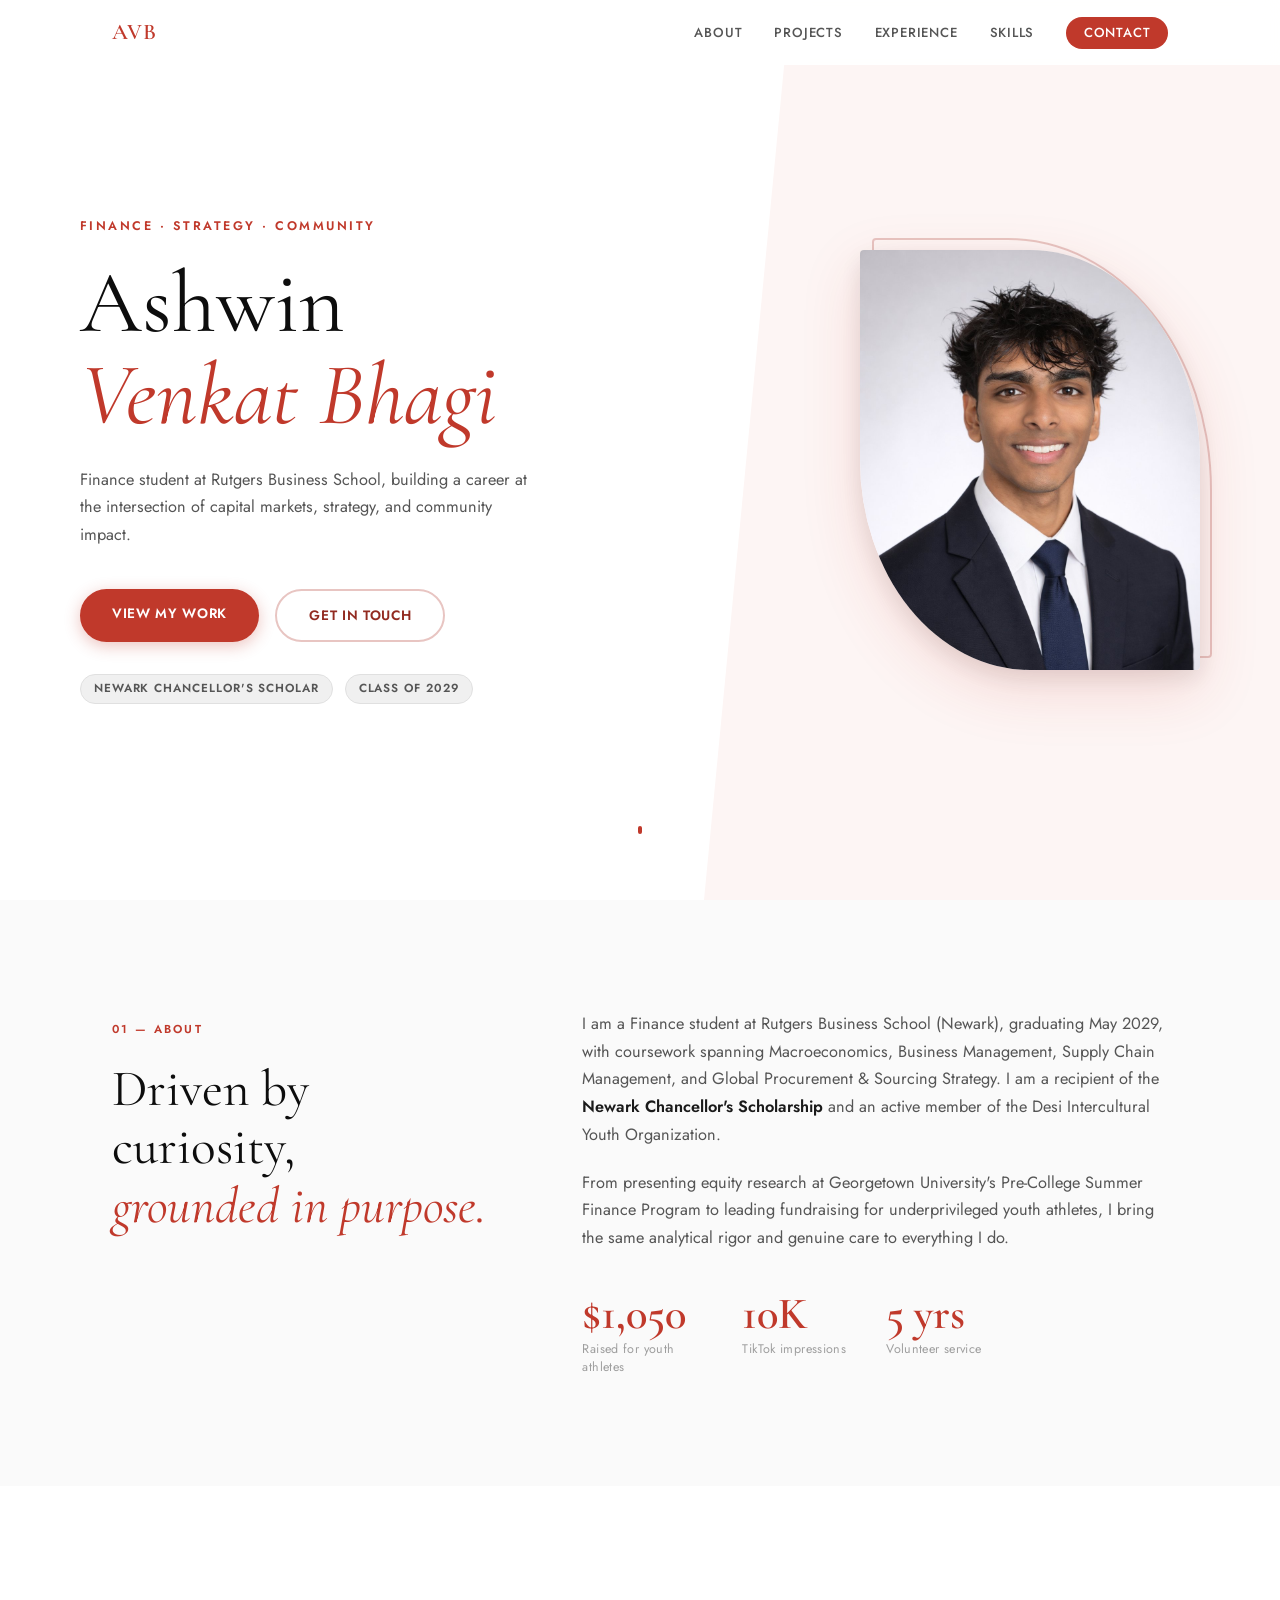
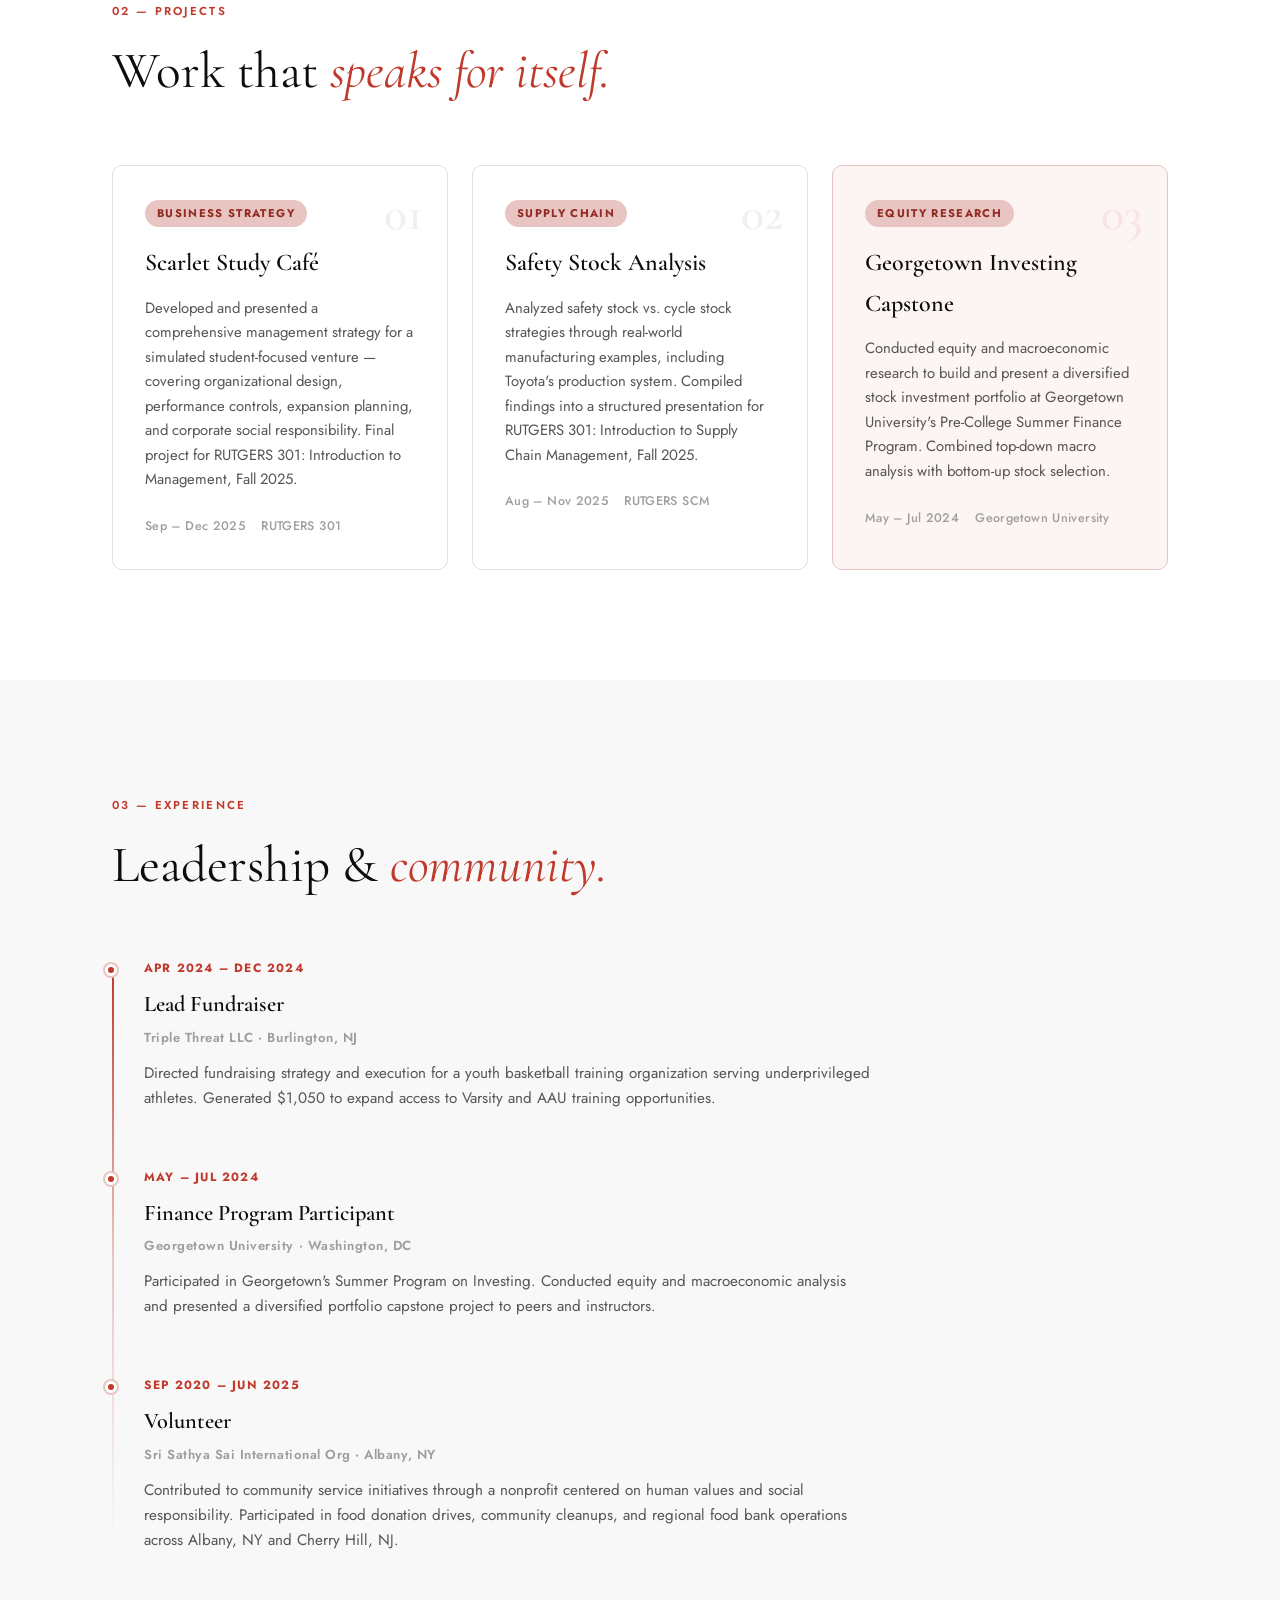
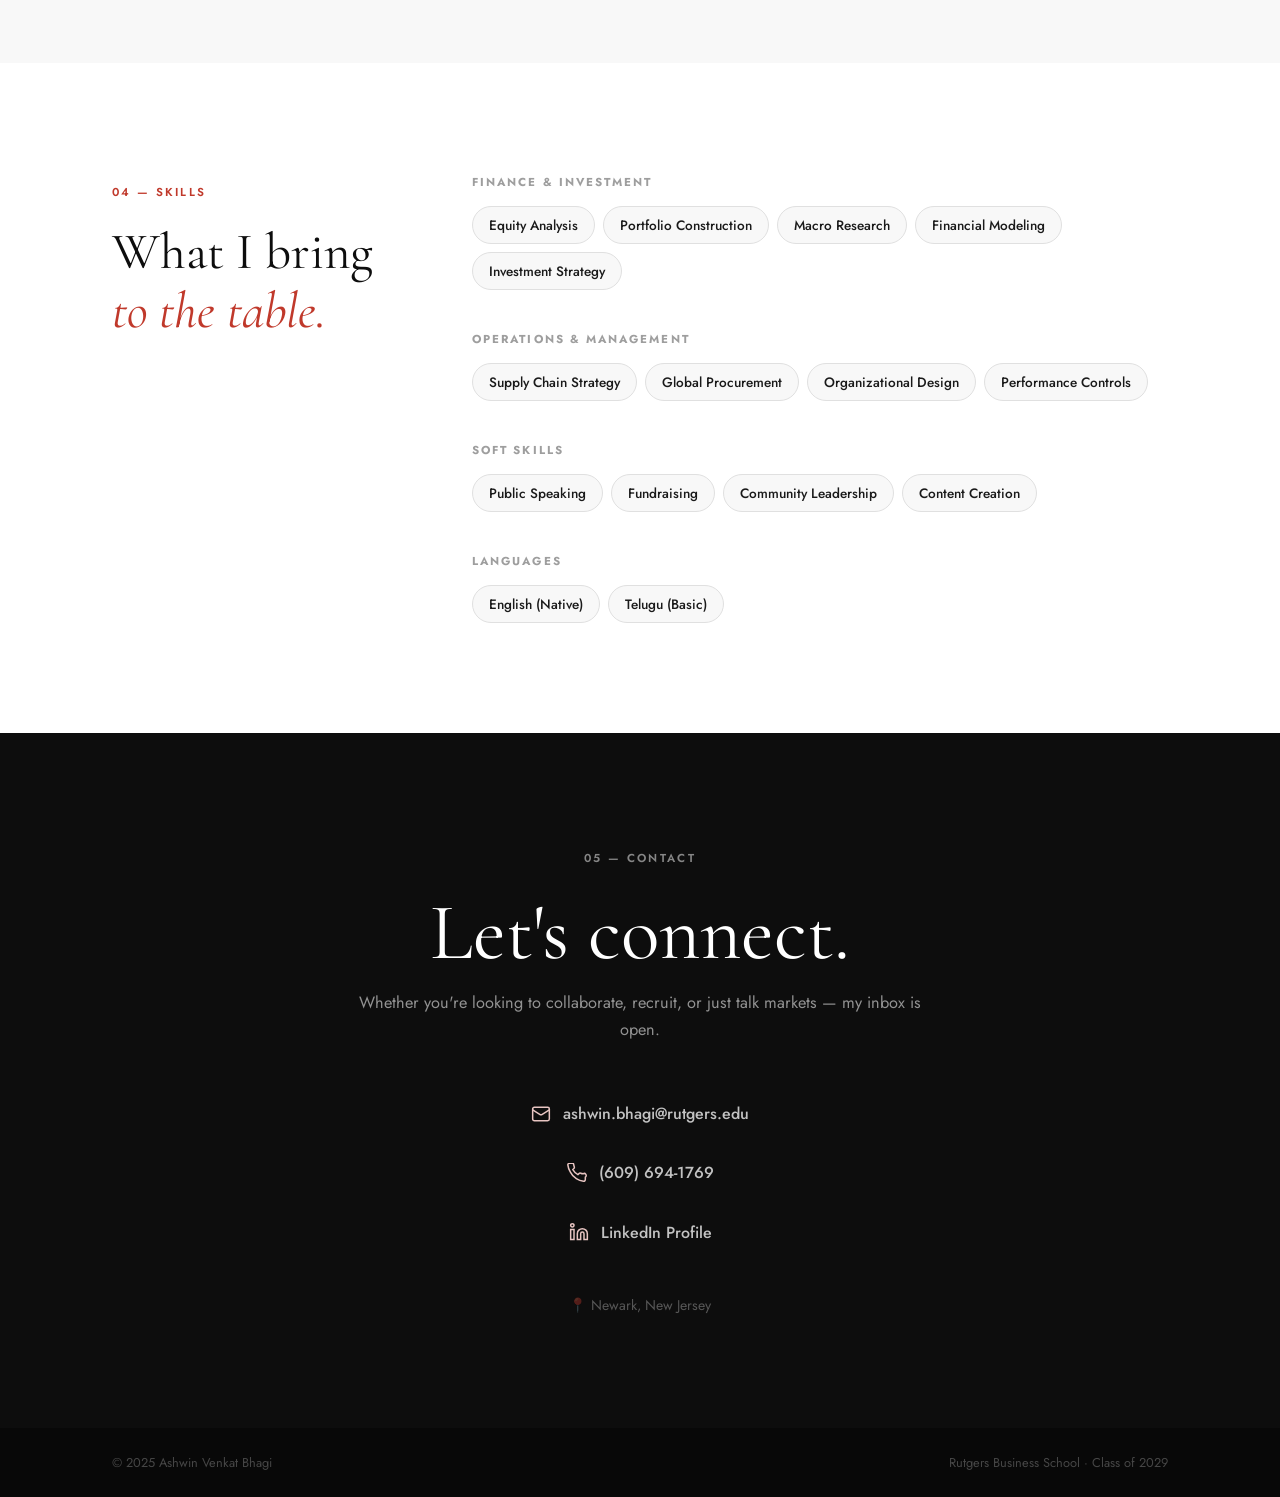
<file: index.html>
<!DOCTYPE html>
<html lang="en">
<head>
  <meta charset="UTF-8" />
  <meta name="viewport" content="width=device-width, initial-scale=1.0" />
  <title>Ashwin Venkat Bhagi — Finance & Strategy</title>
  <link rel="stylesheet" href="styles.css" />
  <link href="https://fonts.googleapis.com/css2?family=Cormorant+Garamond:ital,wght@0,400;0,600;1,400;1,600&family=Jost:wght@300;400;500;600&display=swap" rel="stylesheet" />
</head>
<body>

  <!-- NAVBAR -->
  <nav id="navbar">
    <div class="nav-inner">
      <a href="#hero" class="nav-logo">AVB</a>
      <ul class="nav-links">
        <li><a href="#about">About</a></li>
        <li><a href="#projects">Projects</a></li>
        <li><a href="#experience">Experience</a></li>
        <li><a href="#skills">Skills</a></li>
        <li><a href="#contact" class="nav-cta">Contact</a></li>
      </ul>
      <button class="hamburger" id="hamburger" aria-label="Toggle navigation">
        <span></span><span></span><span></span>
      </button>
    </div>
    <div class="mobile-menu" id="mobile-menu">
      <a href="#about">About</a>
      <a href="#projects">Projects</a>
      <a href="#experience">Experience</a>
      <a href="#skills">Skills</a>
      <a href="#contact">Contact</a>
    </div>
  </nav>

  <!-- HERO -->
  <section id="hero">
    <div class="hero-inner">
      <div class="hero-text">
        <p class="hero-eyebrow">Finance · Strategy · Community</p>
        <h1>
          Ashwin<br>
          <em>Venkat Bhagi</em>
        </h1>
        <p class="hero-sub">
          Finance student at Rutgers Business School, building a career at the intersection of capital markets, strategy, and community impact.
        </p>
        <div class="hero-ctas">
          <a href="#projects" class="btn-primary">View My Work</a>
          <a href="#contact" class="btn-ghost">Get In Touch</a>
        </div>
        <div class="hero-badges">
          <span>Newark Chancellor's Scholar</span>
          <span>Class of 2029</span>
        </div>
      </div>
      <div class="hero-photo-wrap">
        <div class="photo-accent"></div>
        <img
          src="[data-uri]"
          alt="Ashwin Venkat Bhagi"
          class="hero-photo"
          loading="eager"
          fetchpriority="high"
        />
      </div>
    </div>
    <div class="hero-scroll">
      <div class="scroll-dot"></div>
    </div>
  </section>

  <!-- ABOUT -->
  <section id="about">
    <div class="container">
      <div class="about-grid">
        <div class="about-left">
          <span class="eyebrow">01 — About</span>
          <h2>Driven by curiosity,<br><em>grounded in purpose.</em></h2>
        </div>
        <div class="about-right">
          <p>I am a Finance student at Rutgers Business School (Newark), graduating May 2029, with coursework spanning Macroeconomics, Business Management, Supply Chain Management, and Global Procurement &amp; Sourcing Strategy. I am a recipient of the <strong>Newark Chancellor's Scholarship</strong> and an active member of the Desi Intercultural Youth Organization.</p>
          <p>From presenting equity research at Georgetown University's Pre-College Summer Finance Program to leading fundraising for underprivileged youth athletes, I bring the same analytical rigor and genuine care to everything I do.</p>
          <div class="about-stats">
            <div class="stat">
              <span class="stat-num">$1,050</span>
              <span class="stat-label">Raised for youth athletes</span>
            </div>
            <div class="stat">
              <span class="stat-num">10K</span>
              <span class="stat-label">TikTok impressions</span>
            </div>
            <div class="stat">
              <span class="stat-num">5 yrs</span>
              <span class="stat-label">Volunteer service</span>
            </div>
          </div>
        </div>
      </div>
    </div>
  </section>

  <!-- PROJECTS -->
  <section id="projects">
    <div class="container">
      <div class="section-header">
        <span class="eyebrow">02 — Projects</span>
        <h2>Work that <em>speaks for itself.</em></h2>
      </div>
      <div class="projects-grid">

        <div class="project-card">
          <div class="project-tag">Business Strategy</div>
          <span class="project-num">01</span>
          <h3>Scarlet Study Café</h3>
          <p>Developed and presented a comprehensive management strategy for a simulated student-focused venture — covering organizational design, performance controls, expansion planning, and corporate social responsibility. Final project for RUTGERS 301: Introduction to Management, Fall 2025.</p>
          <div class="project-meta">
            <span>Sep – Dec 2025</span>
            <span>RUTGERS 301</span>
          </div>
        </div>

        <div class="project-card">
          <div class="project-tag">Supply Chain</div>
          <span class="project-num">02</span>
          <h3>Safety Stock Analysis</h3>
          <p>Analyzed safety stock vs. cycle stock strategies through real-world manufacturing examples, including Toyota's production system. Compiled findings into a structured presentation for RUTGERS 301: Introduction to Supply Chain Management, Fall 2025.</p>
          <div class="project-meta">
            <span>Aug – Nov 2025</span>
            <span>RUTGERS SCM</span>
          </div>
        </div>

        <div class="project-card featured-card">
          <div class="project-tag">Equity Research</div>
          <span class="project-num">03</span>
          <h3>Georgetown Investing Capstone</h3>
          <p>Conducted equity and macroeconomic research to build and present a diversified stock investment portfolio at Georgetown University's Pre-College Summer Finance Program. Combined top-down macro analysis with bottom-up stock selection.</p>
          <div class="project-meta">
            <span>May – Jul 2024</span>
            <span>Georgetown University</span>
          </div>
        </div>

      </div>
    </div>
  </section>

  <!-- EXPERIENCE -->
  <section id="experience">
    <div class="container">
      <div class="section-header">
        <span class="eyebrow">03 — Experience</span>
        <h2>Leadership &amp; <em>community.</em></h2>
      </div>
      <div class="timeline">

        <div class="tl-item">
          <div class="tl-dot"></div>
          <div class="tl-date">Apr 2024 – Dec 2024</div>
          <div class="tl-body">
            <h3>Lead Fundraiser</h3>
            <span class="tl-org">Triple Threat LLC · Burlington, NJ</span>
            <p>Directed fundraising strategy and execution for a youth basketball training organization serving underprivileged athletes. Generated $1,050 to expand access to Varsity and AAU training opportunities.</p>
          </div>
        </div>

        <div class="tl-item">
          <div class="tl-dot"></div>
          <div class="tl-date">May – Jul 2024</div>
          <div class="tl-body">
            <h3>Finance Program Participant</h3>
            <span class="tl-org">Georgetown University · Washington, DC</span>
            <p>Participated in Georgetown's Summer Program on Investing. Conducted equity and macroeconomic analysis and presented a diversified portfolio capstone project to peers and instructors.</p>
          </div>
        </div>

        <div class="tl-item">
          <div class="tl-dot"></div>
          <div class="tl-date">Sep 2020 – Jun 2025</div>
          <div class="tl-body">
            <h3>Volunteer</h3>
            <span class="tl-org">Sri Sathya Sai International Org · Albany, NY</span>
            <p>Contributed to community service initiatives through a nonprofit centered on human values and social responsibility. Participated in food donation drives, community cleanups, and regional food bank operations across Albany, NY and Cherry Hill, NJ.</p>
          </div>
        </div>

      </div>
    </div>
  </section>

  <!-- SKILLS -->
  <section id="skills">
    <div class="container">
      <div class="skills-wrap">
        <div class="skills-left">
          <span class="eyebrow">04 — Skills</span>
          <h2>What I bring<br><em>to the table.</em></h2>
        </div>
        <div class="skills-right">
          <div class="skill-group">
            <h4>Finance &amp; Investment</h4>
            <div class="pills">
              <span>Equity Analysis</span>
              <span>Portfolio Construction</span>
              <span>Macro Research</span>
              <span>Financial Modeling</span>
              <span>Investment Strategy</span>
            </div>
          </div>
          <div class="skill-group">
            <h4>Operations &amp; Management</h4>
            <div class="pills">
              <span>Supply Chain Strategy</span>
              <span>Global Procurement</span>
              <span>Organizational Design</span>
              <span>Performance Controls</span>
            </div>
          </div>
          <div class="skill-group">
            <h4>Soft Skills</h4>
            <div class="pills">
              <span>Public Speaking</span>
              <span>Fundraising</span>
              <span>Community Leadership</span>
              <span>Content Creation</span>
            </div>
          </div>
          <div class="skill-group">
            <h4>Languages</h4>
            <div class="pills">
              <span>English (Native)</span>
              <span>Telugu (Basic)</span>
            </div>
          </div>
        </div>
      </div>
    </div>
  </section>

  <!-- CONTACT -->
  <section id="contact">
    <div class="container contact-inner">
      <span class="eyebrow light">05 — Contact</span>
      <h2 class="contact-heading">Let's connect.</h2>
      <p class="contact-sub">Whether you're looking to collaborate, recruit, or just talk markets — my inbox is open.</p>
      <div class="contact-links">
        <a href="mailto:ashwin.bhagi@rutgers.edu" class="contact-link">
          <svg xmlns="http://www.w3.org/2000/svg" viewBox="0 0 24 24" fill="none" stroke="currentColor" stroke-width="1.8"><rect x="2" y="4" width="20" height="16" rx="2"/><path d="m22 7-8.97 5.7a1.94 1.94 0 0 1-2.06 0L2 7"/></svg>
          ashwin.bhagi@rutgers.edu
        </a>
        <a href="tel:6096941769" class="contact-link">
          <svg xmlns="http://www.w3.org/2000/svg" viewBox="0 0 24 24" fill="none" stroke="currentColor" stroke-width="1.8"><path d="M22 16.92v3a2 2 0 0 1-2.18 2 19.79 19.79 0 0 1-8.63-3.07A19.5 19.5 0 0 1 4.07 11a19.79 19.79 0 0 1-3.07-8.67A2 2 0 0 1 3 .18L6 0a2 2 0 0 1 2 1.72c.127.96.361 1.903.7 2.81a2 2 0 0 1-.45 2.11L7 7.91a16 16 0 0 0 6.09 6.09l1.27-1.27a2 2 0 0 1 2.11-.45c.907.339 1.85.573 2.81.7A2 2 0 0 1 22 16.92z"/></svg>
          (609) 694-1769
        </a>
        <a href="https://www.linkedin.com/feed/" target="_blank" rel="noopener" class="contact-link">
          <svg xmlns="http://www.w3.org/2000/svg" viewBox="0 0 24 24" fill="none" stroke="currentColor" stroke-width="1.8"><path d="M16 8a6 6 0 0 1 6 6v7h-4v-7a2 2 0 0 0-2-2 2 2 0 0 0-2 2v7h-4v-7a6 6 0 0 1 6-6z"/><rect x="2" y="9" width="4" height="12"/><circle cx="4" cy="4" r="2"/></svg>
          LinkedIn Profile
        </a>
      </div>
      <p class="contact-location">📍 Newark, New Jersey</p>
    </div>
  </section>

  <footer>
    <div class="container footer-inner">
      <span>© 2025 Ashwin Venkat Bhagi</span>
      <span>Rutgers Business School · Class of 2029</span>
    </div>
  </footer>

  <script src="main.js"></script>
</body>
</html>
</file>
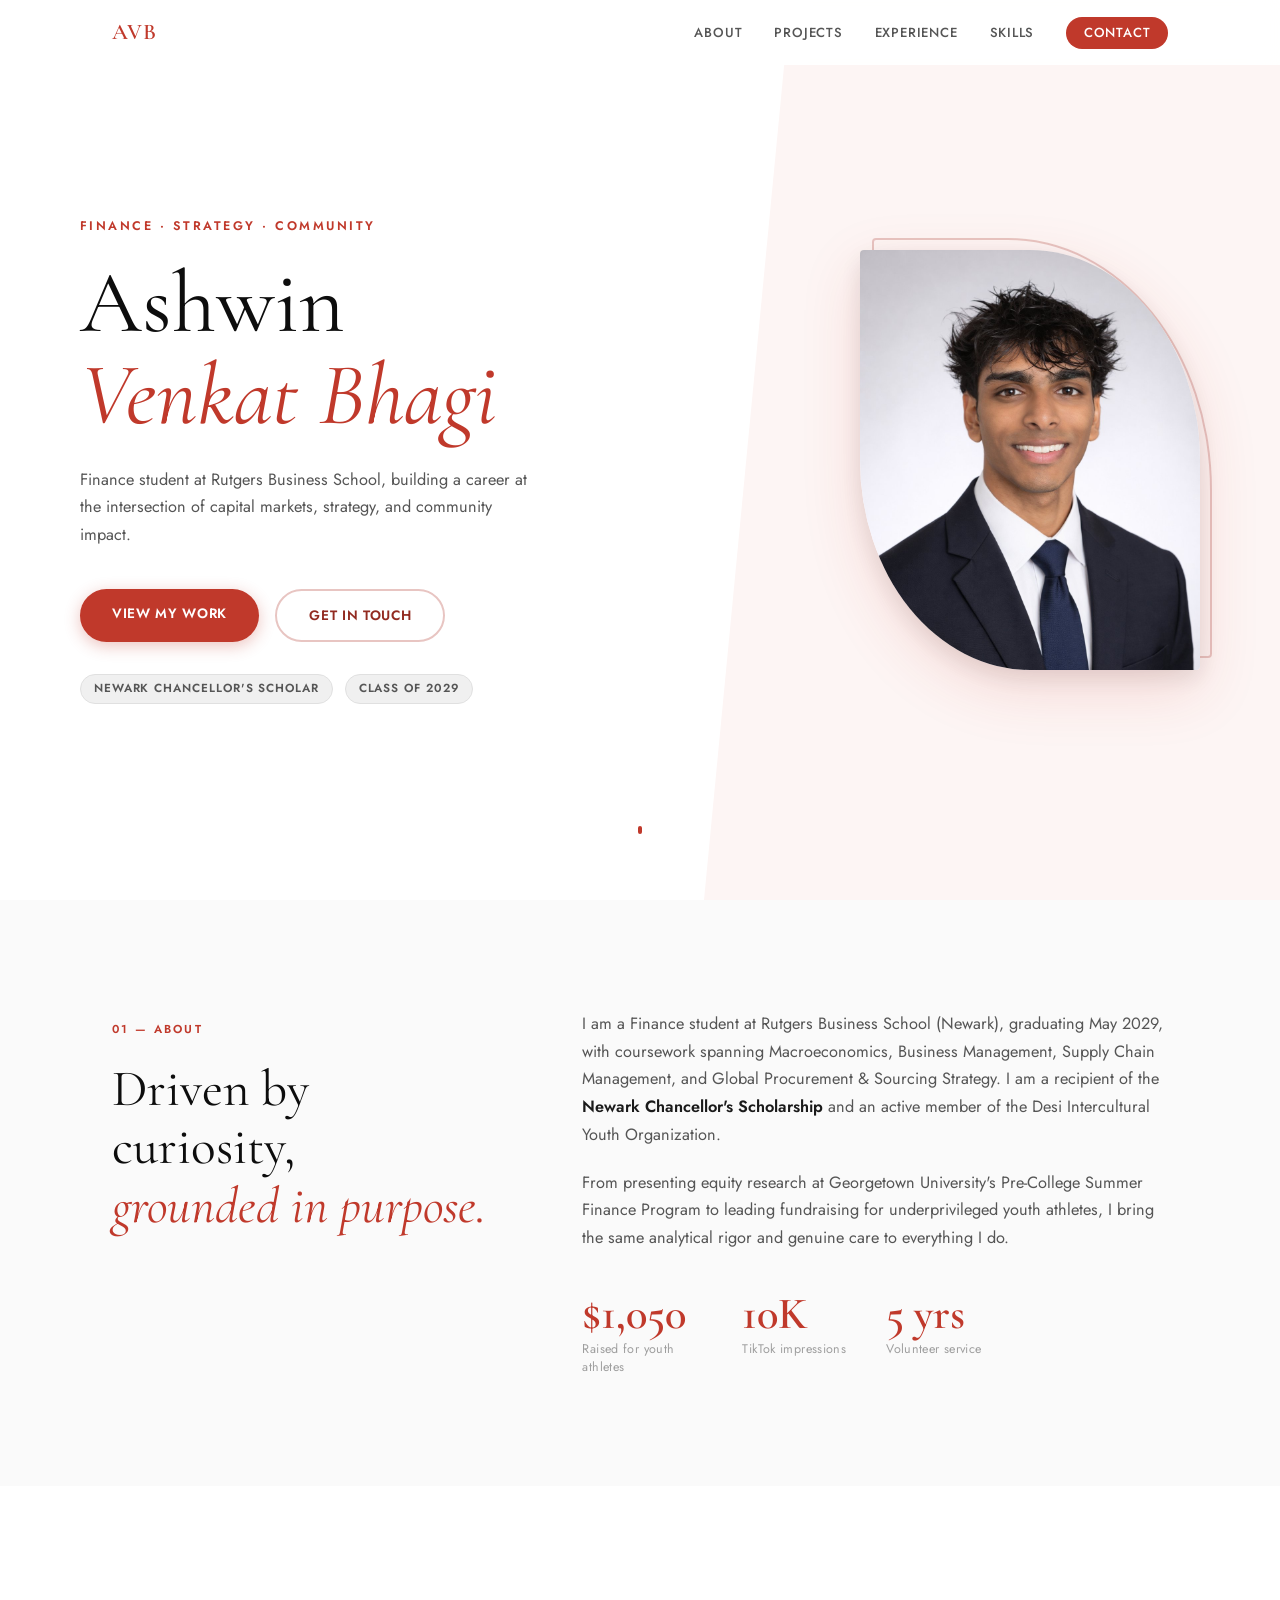
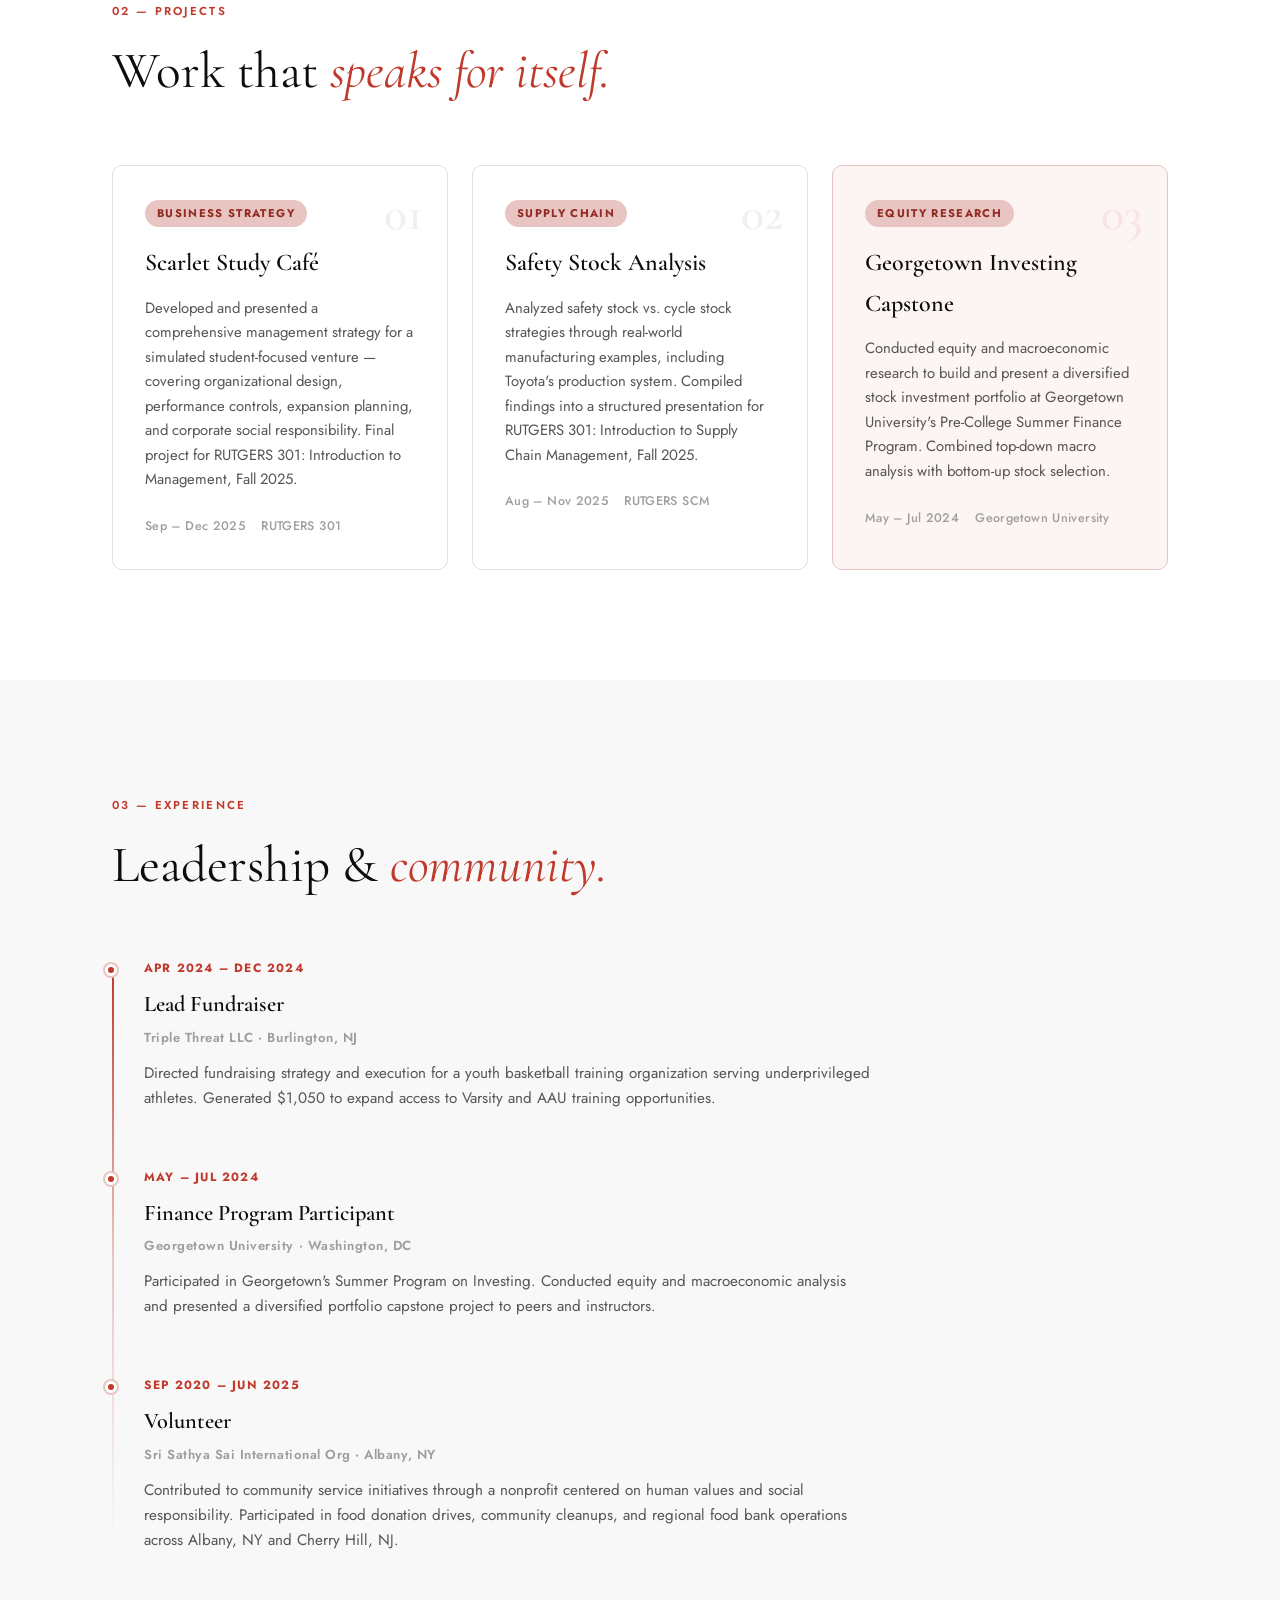
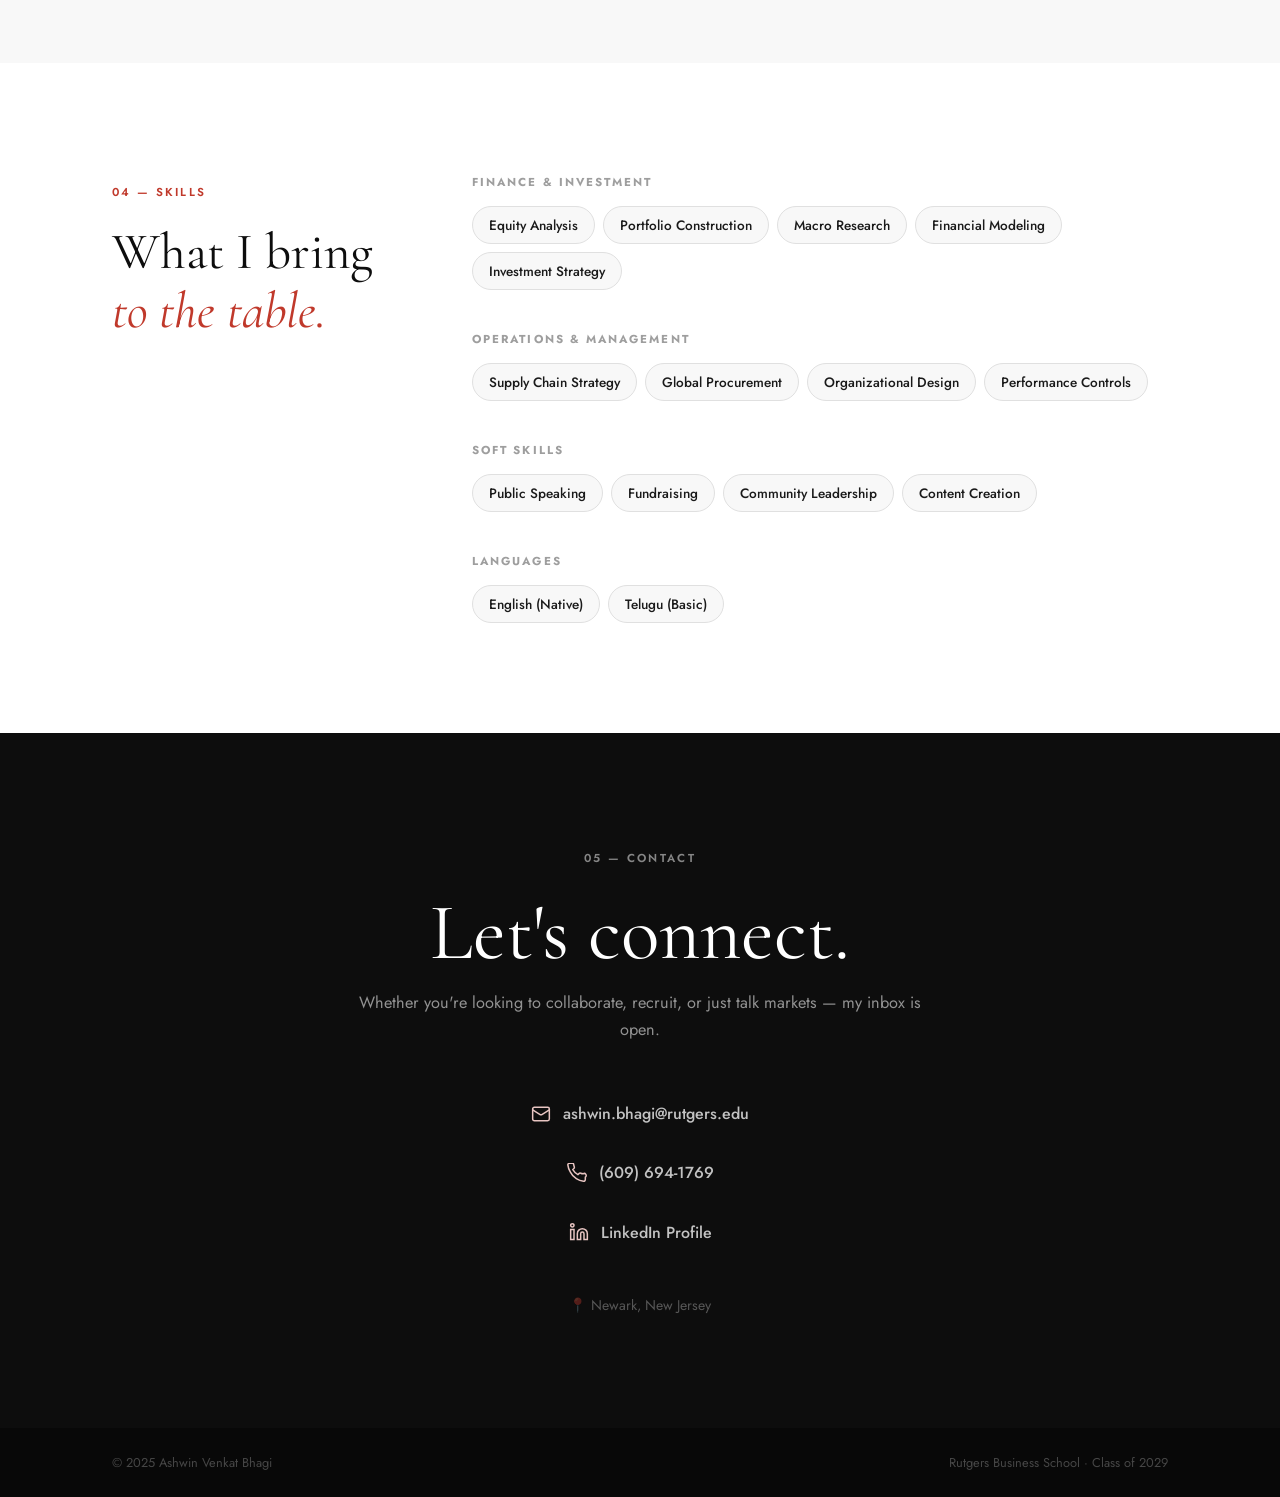
<file: index (3).html>
<!DOCTYPE html>
<html lang="en">
<head>
  <meta charset="UTF-8" />
  <meta name="viewport" content="width=device-width, initial-scale=1.0" />
  <title>Ashwin Venkat Bhagi — Finance & Strategy</title>
  <link rel="stylesheet" href="styles.css" />
  <link href="https://fonts.googleapis.com/css2?family=Cormorant+Garamond:ital,wght@0,400;0,600;1,400;1,600&family=Jost:wght@300;400;500;600&display=swap" rel="stylesheet" />
</head>
<body>

  <!-- NAVBAR -->
  <nav id="navbar">
    <div class="nav-inner">
      <a href="#hero" class="nav-logo">AVB</a>
      <ul class="nav-links">
        <li><a href="#about">About</a></li>
        <li><a href="#projects">Projects</a></li>
        <li><a href="#experience">Experience</a></li>
        <li><a href="#skills">Skills</a></li>
        <li><a href="#contact" class="nav-cta">Contact</a></li>
      </ul>
      <button class="hamburger" id="hamburger" aria-label="Toggle navigation">
        <span></span><span></span><span></span>
      </button>
    </div>
    <div class="mobile-menu" id="mobile-menu">
      <a href="#about">About</a>
      <a href="#projects">Projects</a>
      <a href="#experience">Experience</a>
      <a href="#skills">Skills</a>
      <a href="#contact">Contact</a>
    </div>
  </nav>

  <!-- HERO -->
  <section id="hero">
    <div class="hero-inner">
      <div class="hero-text">
        <p class="hero-eyebrow">Finance · Strategy · Community</p>
        <h1>
          Ashwin<br>
          <em>Venkat Bhagi</em>
        </h1>
        <p class="hero-sub">
          Finance student at Rutgers Business School, building a career at the intersection of capital markets, strategy, and community impact.
        </p>
        <div class="hero-ctas">
          <a href="#projects" class="btn-primary">View My Work</a>
          <a href="#contact" class="btn-ghost">Get In Touch</a>
        </div>
        <div class="hero-badges">
          <span>Newark Chancellor's Scholar</span>
          <span>Class of 2029</span>
        </div>
      </div>
      <div class="hero-photo-wrap">
        <div class="photo-accent"></div>
        <img
          src="[data-uri]"
          alt="Ashwin Venkat Bhagi"
          class="hero-photo"
          loading="eager"
          fetchpriority="high"
        />
      </div>
    </div>
    <div class="hero-scroll">
      <div class="scroll-dot"></div>
    </div>
  </section>

  <!-- ABOUT -->
  <section id="about">
    <div class="container">
      <div class="about-grid">
        <div class="about-left">
          <span class="eyebrow">01 — About</span>
          <h2>Driven by curiosity,<br><em>grounded in purpose.</em></h2>
        </div>
        <div class="about-right">
          <p>I am a Finance student at Rutgers Business School (Newark), graduating May 2029, with coursework spanning Macroeconomics, Business Management, Supply Chain Management, and Global Procurement &amp; Sourcing Strategy. I am a recipient of the <strong>Newark Chancellor's Scholarship</strong> and an active member of the Desi Intercultural Youth Organization.</p>
          <p>From presenting equity research at Georgetown University's Pre-College Summer Finance Program to leading fundraising for underprivileged youth athletes, I bring the same analytical rigor and genuine care to everything I do.</p>
          <div class="about-stats">
            <div class="stat">
              <span class="stat-num">$1,050</span>
              <span class="stat-label">Raised for youth athletes</span>
            </div>
            <div class="stat">
              <span class="stat-num">10K</span>
              <span class="stat-label">TikTok impressions</span>
            </div>
            <div class="stat">
              <span class="stat-num">5 yrs</span>
              <span class="stat-label">Volunteer service</span>
            </div>
          </div>
        </div>
      </div>
    </div>
  </section>

  <!-- PROJECTS -->
  <section id="projects">
    <div class="container">
      <div class="section-header">
        <span class="eyebrow">02 — Projects</span>
        <h2>Work that <em>speaks for itself.</em></h2>
      </div>
      <div class="projects-grid">

        <div class="project-card">
          <div class="project-tag">Business Strategy</div>
          <span class="project-num">01</span>
          <h3>Scarlet Study Café</h3>
          <p>Developed and presented a comprehensive management strategy for a simulated student-focused venture — covering organizational design, performance controls, expansion planning, and corporate social responsibility. Final project for RUTGERS 301: Introduction to Management, Fall 2025.</p>
          <div class="project-meta">
            <span>Sep – Dec 2025</span>
            <span>RUTGERS 301</span>
          </div>
        </div>

        <div class="project-card">
          <div class="project-tag">Supply Chain</div>
          <span class="project-num">02</span>
          <h3>Safety Stock Analysis</h3>
          <p>Analyzed safety stock vs. cycle stock strategies through real-world manufacturing examples, including Toyota's production system. Compiled findings into a structured presentation for RUTGERS 301: Introduction to Supply Chain Management, Fall 2025.</p>
          <div class="project-meta">
            <span>Aug – Nov 2025</span>
            <span>RUTGERS SCM</span>
          </div>
        </div>

        <div class="project-card featured-card">
          <div class="project-tag">Equity Research</div>
          <span class="project-num">03</span>
          <h3>Georgetown Investing Capstone</h3>
          <p>Conducted equity and macroeconomic research to build and present a diversified stock investment portfolio at Georgetown University's Pre-College Summer Finance Program. Combined top-down macro analysis with bottom-up stock selection.</p>
          <div class="project-meta">
            <span>May – Jul 2024</span>
            <span>Georgetown University</span>
          </div>
        </div>

      </div>
    </div>
  </section>

  <!-- EXPERIENCE -->
  <section id="experience">
    <div class="container">
      <div class="section-header">
        <span class="eyebrow">03 — Experience</span>
        <h2>Leadership &amp; <em>community.</em></h2>
      </div>
      <div class="timeline">

        <div class="tl-item">
          <div class="tl-dot"></div>
          <div class="tl-date">Apr 2024 – Dec 2024</div>
          <div class="tl-body">
            <h3>Lead Fundraiser</h3>
            <span class="tl-org">Triple Threat LLC · Burlington, NJ</span>
            <p>Directed fundraising strategy and execution for a youth basketball training organization serving underprivileged athletes. Generated $1,050 to expand access to Varsity and AAU training opportunities.</p>
          </div>
        </div>

        <div class="tl-item">
          <div class="tl-dot"></div>
          <div class="tl-date">May – Jul 2024</div>
          <div class="tl-body">
            <h3>Finance Program Participant</h3>
            <span class="tl-org">Georgetown University · Washington, DC</span>
            <p>Participated in Georgetown's Summer Program on Investing. Conducted equity and macroeconomic analysis and presented a diversified portfolio capstone project to peers and instructors.</p>
          </div>
        </div>

        <div class="tl-item">
          <div class="tl-dot"></div>
          <div class="tl-date">Sep 2020 – Jun 2025</div>
          <div class="tl-body">
            <h3>Volunteer</h3>
            <span class="tl-org">Sri Sathya Sai International Org · Albany, NY</span>
            <p>Contributed to community service initiatives through a nonprofit centered on human values and social responsibility. Participated in food donation drives, community cleanups, and regional food bank operations across Albany, NY and Cherry Hill, NJ.</p>
          </div>
        </div>

      </div>
    </div>
  </section>

  <!-- SKILLS -->
  <section id="skills">
    <div class="container">
      <div class="skills-wrap">
        <div class="skills-left">
          <span class="eyebrow">04 — Skills</span>
          <h2>What I bring<br><em>to the table.</em></h2>
        </div>
        <div class="skills-right">
          <div class="skill-group">
            <h4>Finance &amp; Investment</h4>
            <div class="pills">
              <span>Equity Analysis</span>
              <span>Portfolio Construction</span>
              <span>Macro Research</span>
              <span>Financial Modeling</span>
              <span>Investment Strategy</span>
            </div>
          </div>
          <div class="skill-group">
            <h4>Operations &amp; Management</h4>
            <div class="pills">
              <span>Supply Chain Strategy</span>
              <span>Global Procurement</span>
              <span>Organizational Design</span>
              <span>Performance Controls</span>
            </div>
          </div>
          <div class="skill-group">
            <h4>Soft Skills</h4>
            <div class="pills">
              <span>Public Speaking</span>
              <span>Fundraising</span>
              <span>Community Leadership</span>
              <span>Content Creation</span>
            </div>
          </div>
          <div class="skill-group">
            <h4>Languages</h4>
            <div class="pills">
              <span>English (Native)</span>
              <span>Telugu (Basic)</span>
            </div>
          </div>
        </div>
      </div>
    </div>
  </section>

  <!-- CONTACT -->
  <section id="contact">
    <div class="container contact-inner">
      <span class="eyebrow light">05 — Contact</span>
      <h2 class="contact-heading">Let's connect.</h2>
      <p class="contact-sub">Whether you're looking to collaborate, recruit, or just talk markets — my inbox is open.</p>
      <div class="contact-links">
        <a href="mailto:ashwin.bhagi@rutgers.edu" class="contact-link">
          <svg xmlns="http://www.w3.org/2000/svg" viewBox="0 0 24 24" fill="none" stroke="currentColor" stroke-width="1.8"><rect x="2" y="4" width="20" height="16" rx="2"/><path d="m22 7-8.97 5.7a1.94 1.94 0 0 1-2.06 0L2 7"/></svg>
          ashwin.bhagi@rutgers.edu
        </a>
        <a href="tel:6096941769" class="contact-link">
          <svg xmlns="http://www.w3.org/2000/svg" viewBox="0 0 24 24" fill="none" stroke="currentColor" stroke-width="1.8"><path d="M22 16.92v3a2 2 0 0 1-2.18 2 19.79 19.79 0 0 1-8.63-3.07A19.5 19.5 0 0 1 4.07 11a19.79 19.79 0 0 1-3.07-8.67A2 2 0 0 1 3 .18L6 0a2 2 0 0 1 2 1.72c.127.96.361 1.903.7 2.81a2 2 0 0 1-.45 2.11L7 7.91a16 16 0 0 0 6.09 6.09l1.27-1.27a2 2 0 0 1 2.11-.45c.907.339 1.85.573 2.81.7A2 2 0 0 1 22 16.92z"/></svg>
          (609) 694-1769
        </a>
        <a href="https://www.linkedin.com/feed/" target="_blank" rel="noopener" class="contact-link">
          <svg xmlns="http://www.w3.org/2000/svg" viewBox="0 0 24 24" fill="none" stroke="currentColor" stroke-width="1.8"><path d="M16 8a6 6 0 0 1 6 6v7h-4v-7a2 2 0 0 0-2-2 2 2 0 0 0-2 2v7h-4v-7a6 6 0 0 1 6-6z"/><rect x="2" y="9" width="4" height="12"/><circle cx="4" cy="4" r="2"/></svg>
          LinkedIn Profile
        </a>
      </div>
      <p class="contact-location">📍 Newark, New Jersey</p>
    </div>
  </section>

  <footer>
    <div class="container footer-inner">
      <span>© 2025 Ashwin Venkat Bhagi</span>
      <span>Rutgers Business School · Class of 2029</span>
    </div>
  </footer>

  <script src="main.js"></script>
</body>
</html>
</file>
<file: styles.css>
/* =============================================
   ASHWIN VENKAT BHAGI — Portfolio
   Clean · Minimal · Red Accents
   Fonts: Cormorant Garamond + Jost
   ============================================= */

:root {
  --red:        #c0392b;
  --red-light:  #e8c5c2;
  --red-faint:  #fdf5f4;
  --red-dark:   #922b21;
  --white:      #ffffff;
  --off-white:  #fafafa;
  --gray-50:    #f8f8f8;
  --gray-100:   #f0f0f0;
  --gray-200:   #e0e0e0;
  --gray-400:   #9e9e9e;
  --gray-600:   #555555;
  --gray-800:   #1a1a1a;
  --black:      #0d0d0d;
  --font-serif: 'Cormorant Garamond', Georgia, serif;
  --font-sans:  'Jost', system-ui, sans-serif;
  --radius:     10px;
  --transition: .3s cubic-bezier(.4,0,.2,1);
}

*, *::before, *::after { box-sizing: border-box; margin: 0; padding: 0; }
html { scroll-behavior: smooth; font-size: 16px; }
body { font-family: var(--font-sans); background: var(--white); color: var(--gray-800); line-height: 1.7; overflow-x: hidden; }
a { text-decoration: none; color: inherit; }
img { max-width: 100%; display: block; }

.container { max-width: 1120px; margin: 0 auto; padding: 0 2rem; }

/* NAVBAR */
#navbar { position: fixed; top: 0; left: 0; right: 0; z-index: 200; background: rgba(255,255,255,.92); backdrop-filter: blur(14px); -webkit-backdrop-filter: blur(14px); border-bottom: 1px solid transparent; transition: border-color var(--transition), box-shadow var(--transition); }
#navbar.scrolled { border-color: var(--gray-200); box-shadow: 0 2px 20px rgba(0,0,0,.06); }
.nav-inner { max-width: 1120px; margin: 0 auto; padding: 0 2rem; height: 64px; display: flex; align-items: center; justify-content: space-between; }
.nav-logo { font-family: var(--font-serif); font-size: 1.4rem; font-weight: 600; color: var(--red); letter-spacing: .05em; }
.nav-links { list-style: none; display: flex; gap: 2rem; align-items: center; }
.nav-links a { font-size: .82rem; font-weight: 500; letter-spacing: .06em; text-transform: uppercase; color: var(--gray-600); transition: color var(--transition); }
.nav-links a:hover { color: var(--red); }
.nav-links .nav-cta { background: var(--red); color: white; padding: .4rem 1.1rem; border-radius: 99px; transition: background var(--transition), transform var(--transition); }
.nav-links .nav-cta:hover { background: var(--red-dark); transform: translateY(-1px); color: white; }
.hamburger { display: none; flex-direction: column; gap: 5px; background: none; border: none; cursor: pointer; padding: 4px; }
.hamburger span { display: block; width: 24px; height: 2px; background: var(--gray-800); border-radius: 2px; transition: var(--transition); }
.mobile-menu { display: none; flex-direction: column; padding: 1rem 2rem 1.5rem; gap: .75rem; border-top: 1px solid var(--gray-100); }
.mobile-menu.open { display: flex; }
.mobile-menu a { font-size: .9rem; font-weight: 500; color: var(--gray-700); letter-spacing: .04em; text-transform: uppercase; }

/* SHARED */
section { padding: 110px 0; }
.eyebrow { display: inline-block; font-size: .72rem; font-weight: 600; letter-spacing: .2em; text-transform: uppercase; color: var(--red); margin-bottom: 1.25rem; }
.eyebrow.light { color: rgba(255,255,255,.5); }
h2 { font-family: var(--font-serif); font-size: clamp(2rem, 4vw, 3.2rem); font-weight: 400; line-height: 1.15; color: var(--black); margin-bottom: 1.5rem; }
h2 em { font-style: italic; color: var(--red); }
.section-header { max-width: 560px; margin-bottom: 4rem; }

/* HERO */
#hero { min-height: 100vh; display: flex; flex-direction: column; align-items: center; justify-content: center; position: relative; background: var(--white); padding: 100px 2rem 80px; overflow: hidden; }
#hero::before { content: ''; position: absolute; top: 0; right: 0; width: 45%; height: 100%; background: var(--red-faint); clip-path: polygon(15% 0, 100% 0, 100% 100%, 0 100%); pointer-events: none; }
.hero-inner { max-width: 1120px; width: 100%; display: flex; align-items: center; justify-content: space-between; gap: 5rem; position: relative; z-index: 1; }
.hero-text { flex: 1; max-width: 560px; animation: fadeUp .8s ease both; }
.hero-eyebrow { font-size: .78rem; font-weight: 600; letter-spacing: .2em; text-transform: uppercase; color: var(--red); margin-bottom: 1.25rem; display: block; }
.hero-text h1 { font-family: var(--font-serif); font-size: clamp(3rem, 7vw, 5.5rem); font-weight: 400; line-height: 1.05; color: var(--black); margin-bottom: 1.5rem; }
.hero-text h1 em { font-style: italic; color: var(--red); }
.hero-sub { font-size: 1.02rem; color: var(--gray-600); line-height: 1.7; max-width: 460px; margin-bottom: 2.5rem; }
.hero-ctas { display: flex; gap: 1rem; flex-wrap: wrap; margin-bottom: 2rem; }
.btn-primary { background: var(--red); color: white; padding: .8rem 2rem; border-radius: 99px; font-size: .85rem; font-weight: 600; letter-spacing: .05em; text-transform: uppercase; box-shadow: 0 4px 16px rgba(192,57,43,.3); transition: background var(--transition), transform var(--transition), box-shadow var(--transition); }
.btn-primary:hover { background: var(--red-dark); transform: translateY(-2px); box-shadow: 0 6px 22px rgba(192,57,43,.4); }
.btn-ghost { color: var(--red-dark); padding: .8rem 2rem; border-radius: 99px; font-size: .85rem; font-weight: 600; letter-spacing: .05em; text-transform: uppercase; border: 2px solid var(--red-light); transition: border-color var(--transition), background var(--transition), transform var(--transition); }
.btn-ghost:hover { border-color: var(--red); background: var(--red-faint); transform: translateY(-2px); }
.hero-badges { display: flex; gap: .75rem; flex-wrap: wrap; }
.hero-badges span { background: var(--gray-100); color: var(--gray-600); font-size: .73rem; font-weight: 600; letter-spacing: .08em; text-transform: uppercase; padding: .28rem .8rem; border-radius: 99px; border: 1px solid var(--gray-200); }

/* Hero photo */
.hero-photo-wrap { flex-shrink: 0; width: 340px; height: 420px; position: relative; animation: fadeUp .9s .12s ease both; }
.photo-accent { position: absolute; top: -12px; right: -12px; width: 100%; height: 100%; border: 2px solid var(--red-light); border-radius: 4px 60% 4px 60%; animation: accentMorph 8s ease-in-out infinite alternate; }
@keyframes accentMorph { from { border-radius: 4px 60% 4px 60%; } to { border-radius: 60% 4px 60% 4px; } }
.hero-photo { width: 100%; height: 100%; object-fit: cover; object-position: center top; border-radius: 4px 50% 4px 50%; animation: photoMorph 8s ease-in-out infinite alternate; box-shadow: 0 20px 60px rgba(192,57,43,.15), 0 8px 24px rgba(0,0,0,.1); position: relative; z-index: 1; }
@keyframes photoMorph { from { border-radius: 4px 50% 4px 50%; } to { border-radius: 50% 4px 50% 4px; } }

/* Hero scroll indicator */
.hero-scroll { position: absolute; bottom: 2.5rem; left: 50%; transform: translateX(-50%); width: 24px; height: 40px; border: 2px solid var(--gray-300); border-radius: 12px; display: flex; justify-content: center; padding-top: 6px; animation: fadeIn 1.2s .6s ease both; }
.scroll-dot { width: 4px; height: 8px; background: var(--red); border-radius: 2px; animation: scrollBounce 1.8s ease-in-out infinite; }
@keyframes scrollBounce { 0%, 100% { transform: translateY(0); opacity: 1; } 50% { transform: translateY(10px); opacity: .3; } }

/* ABOUT */
#about { background: var(--off-white); }
.about-grid { display: grid; grid-template-columns: 1fr 1.5fr; gap: 5rem; align-items: start; }
.about-left { padding-top: .25rem; }
.about-right p { color: var(--gray-600); margin-bottom: 1.25rem; font-size: 1.02rem; }
.about-right strong { color: var(--gray-800); font-weight: 600; }
.about-stats { display: flex; gap: 2.5rem; margin-top: 2.5rem; flex-wrap: wrap; }
.stat-num { display: block; font-family: var(--font-serif); font-size: 2.8rem; font-weight: 600; color: var(--red); line-height: 1; }
.stat-label { display: block; font-size: .78rem; color: var(--gray-400); margin-top: .3rem; max-width: 120px; line-height: 1.4; letter-spacing: .03em; }

/* PROJECTS */
#projects { background: var(--white); }
.projects-grid { display: grid; grid-template-columns: repeat(auto-fill, minmax(310px, 1fr)); gap: 1.5rem; }
.project-card { border: 1px solid var(--gray-200); border-radius: var(--radius); padding: 2rem; position: relative; background: var(--white); overflow: hidden; transition: transform var(--transition), box-shadow var(--transition), border-color var(--transition); }
.project-card:hover { transform: translateY(-4px); box-shadow: 0 12px 40px rgba(0,0,0,.09); border-color: var(--red-light); }
.featured-card { border-color: var(--red-light); background: var(--red-faint); }
.project-num { position: absolute; top: 1.5rem; right: 1.5rem; font-family: var(--font-serif); font-size: 3rem; font-weight: 600; color: var(--gray-100); line-height: 1; transition: color var(--transition); }
.project-card:hover .project-num { color: rgba(192,57,43,.06); }
.featured-card .project-num { color: rgba(192,57,43,.08); }
.project-tag { display: inline-block; background: var(--red-light); color: var(--red-dark); font-size: .7rem; font-weight: 700; letter-spacing: .12em; text-transform: uppercase; padding: .25rem .75rem; border-radius: 99px; margin-bottom: 1rem; }
.project-card h3 { font-family: var(--font-serif); font-size: 1.5rem; font-weight: 600; color: var(--black); margin-bottom: .75rem; }
.project-card p { font-size: .93rem; color: var(--gray-600); line-height: 1.65; margin-bottom: 1.5rem; }
.project-meta { display: flex; gap: 1rem; font-size: .78rem; color: var(--gray-400); font-weight: 500; letter-spacing: .03em; }

/* EXPERIENCE */
#experience { background: var(--gray-50); }
.timeline { max-width: 760px; padding-left: 2rem; position: relative; }
.timeline::before { content: ''; position: absolute; left: 0; top: 8px; bottom: 8px; width: 2px; background: linear-gradient(to bottom, var(--red), var(--red-light), transparent); }
.tl-item { position: relative; margin-bottom: 3.5rem; }
.tl-item:last-child { margin-bottom: 0; }
.tl-dot { position: absolute; left: -2.44rem; top: 6px; width: 12px; height: 12px; border-radius: 50%; background: var(--red); border: 3px solid white; box-shadow: 0 0 0 2px var(--red-light); }
.tl-date { font-size: .75rem; font-weight: 700; letter-spacing: .1em; text-transform: uppercase; color: var(--red); margin-bottom: .4rem; }
.tl-body h3 { font-family: var(--font-serif); font-size: 1.4rem; font-weight: 600; color: var(--black); margin-bottom: .2rem; }
.tl-org { display: block; font-size: .82rem; font-weight: 600; color: var(--gray-400); letter-spacing: .04em; margin-bottom: .75rem; }
.tl-body p { font-size: .95rem; color: var(--gray-600); line-height: 1.65; }

/* SKILLS */
#skills { background: var(--white); }
.skills-wrap { display: grid; grid-template-columns: 280px 1fr; gap: 5rem; align-items: start; }
.skills-left { padding-top: .25rem; }
.skills-right { display: flex; flex-direction: column; gap: 2.5rem; }
.skill-group h4 { font-size: .72rem; font-weight: 700; letter-spacing: .18em; text-transform: uppercase; color: var(--gray-400); margin-bottom: .85rem; }
.pills { display: flex; flex-wrap: wrap; gap: .5rem; }
.pills span { background: var(--gray-50); color: var(--gray-700); font-size: .85rem; font-weight: 500; padding: .4rem 1rem; border-radius: 99px; border: 1px solid var(--gray-200); transition: background var(--transition), color var(--transition), border-color var(--transition), transform var(--transition); cursor: default; }
.pills span:hover { background: var(--red-faint); color: var(--red-dark); border-color: var(--red-light); transform: translateY(-1px); }

/* CONTACT */
#contact { background: var(--black); color: white; text-align: center; }
.contact-inner { max-width: 640px; margin: 0 auto; }
.contact-heading { font-family: var(--font-serif); font-size: clamp(2.8rem, 7vw, 5rem); font-weight: 400; color: white; margin-bottom: .75rem; line-height: 1.1; }
.contact-sub { font-size: 1.02rem; color: rgba(255,255,255,.55); margin-bottom: 3rem; line-height: 1.7; }
.contact-links { display: flex; flex-direction: column; align-items: center; gap: 1rem; margin-bottom: 2.5rem; }
.contact-link { display: flex; align-items: center; gap: .75rem; font-size: 1rem; font-weight: 500; color: rgba(255,255,255,.75); padding: .5rem 1rem; border-radius: var(--radius); transition: color var(--transition), transform var(--transition); }
.contact-link svg { width: 20px; height: 20px; flex-shrink: 0; color: var(--red-light); }
.contact-link:hover { color: white; transform: translateX(4px); }
.contact-link:hover svg { color: var(--red); }
.contact-location { font-size: .88rem; color: rgba(255,255,255,.3); }

/* FOOTER */
footer { background: #080808; padding: 1.5rem 0; }
.footer-inner { display: flex; justify-content: space-between; align-items: center; font-size: .8rem; color: rgba(255,255,255,.25); flex-wrap: wrap; gap: .5rem; }

/* ANIMATIONS */
@keyframes fadeUp { from { opacity: 0; transform: translateY(30px); } to { opacity: 1; transform: translateY(0); } }
@keyframes fadeIn { from { opacity: 0; } to { opacity: 1; } }
.reveal { opacity: 0; transform: translateY(22px); transition: opacity .7s ease, transform .7s ease; }
.reveal.visible { opacity: 1; transform: translateY(0); }

/* RESPONSIVE */
@media (max-width: 900px) {
  .about-grid, .skills-wrap { grid-template-columns: 1fr; gap: 2.5rem; }
  .about-left, .skills-left { padding-top: 0; }
}
@media (max-width: 768px) {
  section { padding: 80px 0; }
  .nav-links { display: none; }
  .hamburger { display: flex; }
  #hero::before { display: none; }
  .hero-inner { flex-direction: column-reverse; text-align: center; gap: 3rem; }
  .hero-photo-wrap { width: 240px; height: 290px; }
  .hero-sub { margin-left: auto; margin-right: auto; }
  .hero-ctas { justify-content: center; }
  .hero-badges { justify-content: center; }
  .hero-scroll { display: none; }
  .projects-grid { grid-template-columns: 1fr; }
  .timeline { padding-left: 1.5rem; }
  .tl-dot { left: -1.94rem; }
  .footer-inner { justify-content: center; text-align: center; }
}
@media (max-width: 480px) { .container { padding: 0 1.25rem; } }
</file>
